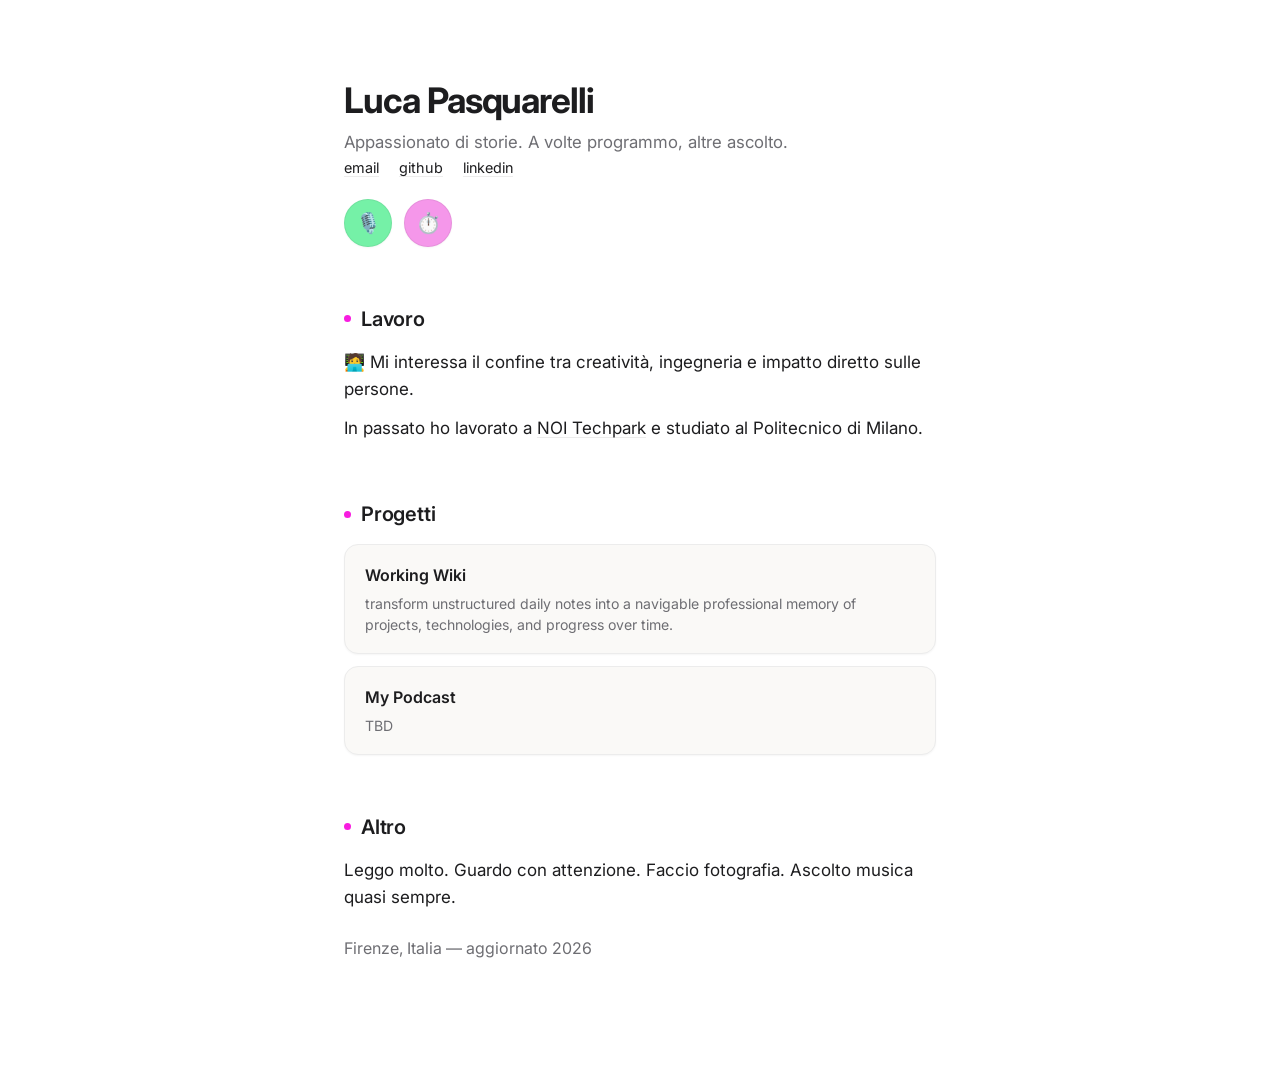
<file: index.html>
<!DOCTYPE html>
<!--
  <!DOCTYPE html> dice al browser che questo è HTML5 (la versione moderna).
  Senza questa riga il browser entra in "quirks mode" e si comporta in modo imprevedibile.
-->

<html lang="it">
<!--
  <html> è l'elemento radice: contiene tutto.
  lang="it" dice ai motori di ricerca e agli screen reader che la lingua è italiano.
-->

<head>
<!--
  <head> contiene informazioni SULLA pagina, non il contenuto visibile.
  Il browser le legge ma non le mostra all'utente.
-->

  <!-- charset dice al browser come decodificare il testo.
       UTF-8 supporta tutti i caratteri: accenti, emoji, caratteri non latini. -->
  <meta charset="UTF-8">

  <!-- viewport controlla come la pagina si ridimensiona su mobile.
       width=device-width = usa la larghezza reale del dispositivo.
       initial-scale=1 = non fare zoom automatico. -->
  <meta name="viewport" content="width=device-width, initial-scale=1.0">

  <!-- il testo che appare nel tab del browser e nei risultati Google -->
  <title>Luca Pasquarelli</title>

  <!-- description: la riga di testo che Google mostra sotto il titolo nei risultati -->
  <meta name="description" content="Software engineer a Firenze. Codice, fotografia, cinema, libri, musica.">

  <!-- Google Fonts: carichiamo EB Garamond dall'esterno.
       rel="preconnect" dice al browser di aprire la connessione con Google
       in anticipo, ancora prima di scaricare il font — più veloce. -->
  <link rel="preconnect" href="https://fonts.googleapis.com">
  <link rel="preconnect" href="https://fonts.gstatic.com" crossorigin>
  <link href="https://fonts.googleapis.com/css2?family=EB+Garamond:ital,wght@0,400;0,500;1,400&display=swap" rel="stylesheet">
  <link href="https://fonts.googleapis.com/css2?family=Newsreader:wght@400;500;600&display=swap"
        rel="stylesheet">
  <link href="https://fonts.googleapis.com/css2?family=Inter:ital,opsz,wght@0,14..32,100..900;1,14..32,100..900&display=swap" rel="stylesheet">
  <!-- il nostro CSS. rel="stylesheet" dice al browser che tipo di file è.
       href è il percorso: css/style.css significa "nella cartella css, il file style.css" -->
  <link rel="stylesheet" href="css/style.css">

</head>

<body>
<!--
  <body> contiene tutto il contenuto visibile della pagina.
  Gli elementi dentro body vengono renderizzati (disegnati) dal browser.
-->

  <!-- HEADER: l'intestazione della pagina.
       <header> è semantico — comunica "questa è la testa della pagina".
       Non è obbligatorio usarlo (potresti usare <div>) ma è buona pratica. -->
  <header>
    <h1>Luca Pasquarelli</h1>
    <p>
      Appassionato di storie. A volte programmo, altre ascolto.
    </p>
  </header>


  <!-- SEZIONE LINK ---
       <nav> = navigation: elemento semantico per i blocchi di navigazione.
       <ul> = unordered list, <li> = list item.
       Usare una lista per i link è corretto semanticamente: sono appunto una lista. -->
  <nav>
    <ul class="link-list">
      <!-- <a href="..."> è il tag per i link.
           target="_blank" apre il link in una nuova scheda.
           rel="noopener" è una misura di sicurezza: impedisce alla pagina aperta
           di accedere alla tua tramite JavaScript. -->   
      <li><a href="mailto:luca.pasquarelli.villa@gmail.com">email</a></li>
      <li><a href="https://github.com/luhodaan" target="_blank" rel="noopener">github</a></li>
      <li><a href="https://www.linkedin.com/in/luca-pasquarelli-061910212/" target="_blank" rel="noopener">linkedin</a></li>
    </ul>
  </nav>

  <section class="button-row">
  <a href="pages/podcast.html" class="btn-podcast">🎙️ </a>
   <a href="pages/dashboard.html" class="tm-machine"> ⏱️ </a>
  </section>


  <section>

    <!-- <h2> = titolo di secondo livello. Gerarchia: h1 → h2 → h3.
         Non saltare livelli (es. da h1 a h3) — i motori di ricerca
         usano questa gerarchia per capire la struttura della pagina. -->
    <h2>Lavoro</h2>
    <p>
      🧑‍💻
      Mi interessa il confine tra creatività, ingegneria e impatto diretto sulle persone.
    </p>
    <p>
      In passato ho lavorato a <a href="https://noi.bz.it/it" target="_blank" rel="noopener">NOI Techpark</a>
      e studiato al Politecnico di Milano.
    </p>
  </section>


  <!-- SEZIONE PROGETTI ---
       Placeholder: aggiungerai i tuoi progetti qui.
       La struttura è pensata per crescere: aggiungi un <li> per ogni progetto. -->
  <section>
    <h2>Progetti</h2>
    <ul class="project-list">

      <!-- ogni progetto: titolo linkato + descrizione breve -->
      <li>
        <a href="https://github.com/luhodaan/working-wiki" class="project-title">Working Wiki</a>
        <p class="project-desc">transform unstructured daily notes into a navigable professional memory of projects, technologies, and progress over time.</p>
      </li>

      <li>
        <a href="pages/podcast.html" class="project-title">My Podcast</a>
        <p class="project-desc">TBD</p>
      </li>

    </ul>
  </section>


  <!-- SEZIONE INTERESSI -->
  <section>
    <h2>Altro</h2>
    <p>
      Leggo molto.
      Guardo con attenzione. Faccio fotografia.
      Ascolto musica quasi sempre.
    </p>
  </section>


  <!-- FOOTER: il piè di pagina.
       <footer> è semantico come <header>.
       <small> indica testo di importanza secondaria — perfetto per note e date. -->
  <footer>
    <small>Firenze, Italia — aggiornato 2026</small>
  </footer>

</body>
</html>
</file>
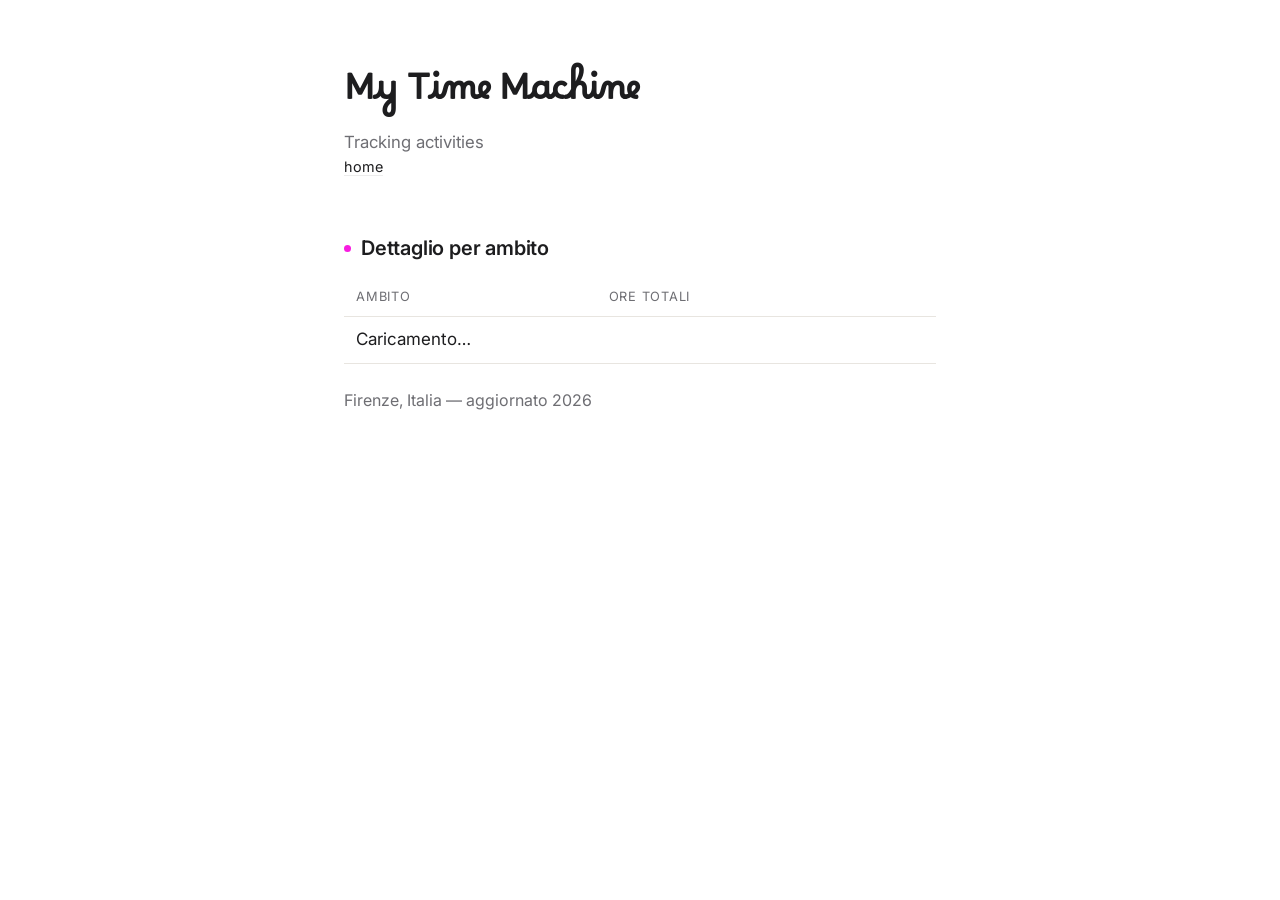
<file: dashboard.html>
<!DOCTYPE html>
<html lang="it">

<head>
  <meta charset="UTF-8">
  <meta name="viewport" content="width=device-width, initial-scale=1.0">

  <title>My Time Machine</title>
  <meta name="description" content="Tracciamento ore per ambito nel tempo.">

  <link rel="preconnect" href="https://fonts.googleapis.com">
  <link rel="preconnect" href="https://fonts.gstatic.com" crossorigin>
  <link href="https://fonts.googleapis.com/css2?family=EB+Garamond:ital,wght@0,400;0,500;1,400&display=swap" rel="stylesheet">
  <link href="https://fonts.googleapis.com/css2?family=Newsreader:wght@400;500;600&display=swap" rel="stylesheet">
  <link href="https://fonts.googleapis.com/css2?family=Borel&display=swap" rel="stylesheet">
  <link href="https://fonts.googleapis.com/css2?family=Inter:ital,opsz,wght@0,14..32,100..900;1,14..32,100..900&display=swap" rel="stylesheet">

  <link rel="stylesheet" href="css/style.css">
  <link rel="stylesheet" href="css/dashboard.css">
</head>

<body>

  <header>
    <h1>My Time Machine</h1>
    <p>Tracking activities</p>
  </header>

  <nav>
    <ul class="link-list">
      <li><a href="index.html">home</a></li>
    </ul>
  </nav>

  <!-- TABELLA: righe inserite dinamicamente da JavaScript -->
  <section>
    <h2>Dettaglio per ambito</h2>
    <table id="summary-table">
      <thead>
        <tr>
          <th>Ambito</th>
          <th>Ore totali</th>
        </tr>
      </thead>
      <tbody id="summary-table-body">
        <tr><td colspan="2">Caricamento…</td></tr>
      </tbody>
    </table>
  </section>

  <footer>
    <small>Firenze, Italia — aggiornato 2026</small>
  </footer>

  <script src="js/dashboard.js"></script>
</body>
</html>
</file>
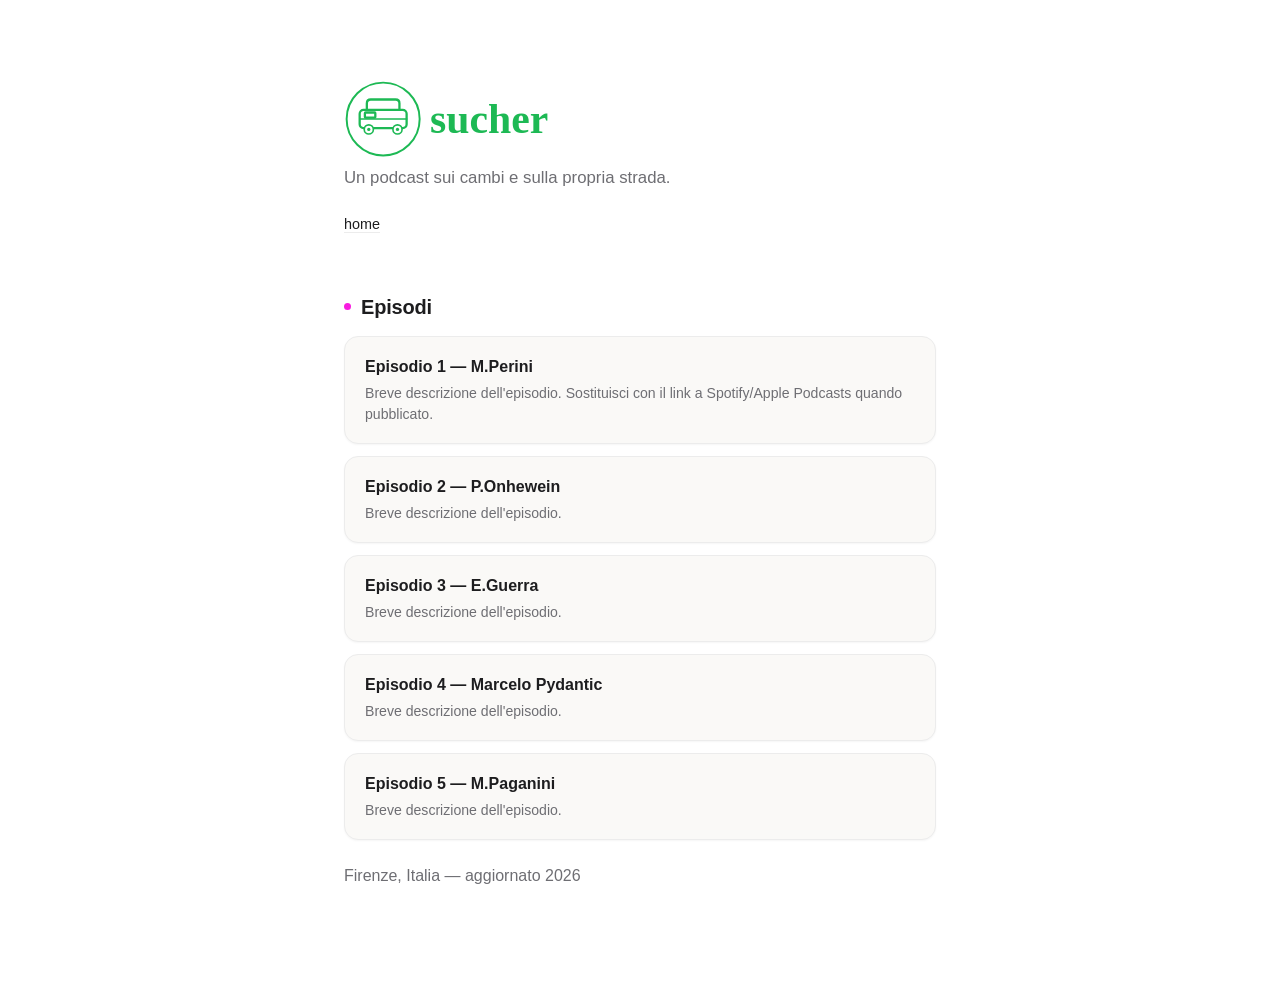
<file: podcast.html>
<!DOCTYPE html>
<html lang="it">

<head>
  <meta charset="UTF-8">
  <meta name="viewport" content="width=device-width, initial-scale=1.0">

  <title>sucher</title>
  <meta name="description" content="sucher, or der suchende or wherever you like to look and find.">

  <link rel="preconnect" href="https://fonts.googleapis.com">
  <link rel="preconnect" href="https://fonts.gstatic.com" crossorigin>
  <link href="https://fonts.googleapis.com/css2?family=EB+Garamond:ital,wght@0,400;0,500;1,400&display=swap" rel="stylesheet">
  <link href="https://fonts.googleapis.com/css2?family=Newsreader:wght@400;500;600&display=swap" rel="stylesheet">

  <link rel="stylesheet" href="css/style.css">
  <link rel="stylesheet" href="css/podcast.css">
</head>

<body>

    <header>
    <img src="img/logo-sucher-v1.svg" alt="sucher — podcast" class="logo-title">
    <p>
        Un podcast sui cambi e sulla propria strada.
    </p>
    </header>

    <nav>
    <ul class="link-list">
        <li><a href="index.html">home</a></li>
    </ul>
    </nav>

  <section>
    <h2>Episodi</h2>
    <ul class="project-list">

      <li>
        <a href="#" class="project-title">Episodio 1 — M.Perini</a>
        <p class="project-desc">Breve descrizione dell'episodio. Sostituisci con il link a Spotify/Apple Podcasts quando pubblicato.</p>
      </li>

      <li>
        <a href="#" class="project-title">Episodio 2 — P.Onhewein</a>
        <p class="project-desc">Breve descrizione dell'episodio.</p>
      </li>

      <li>
        <a href="#" class="project-title">Episodio 3 — E.Guerra</a>
        <p class="project-desc">Breve descrizione dell'episodio.</p>
      </li>

      <li>
        <a href="#" class="project-title">Episodio 4 — Marcelo Pydantic</a>
        <p class="project-desc">Breve descrizione dell'episodio.</p>
      </li>

      <li>
        <a href="#" class="project-title">Episodio 5 — M.Paganini</a>
        <p class="project-desc">Breve descrizione dell'episodio.</p>
      </li>

    </ul>
  </section>

  <footer>
    <small>Firenze, Italia — aggiornato 2026</small>
  </footer>

</body>
</html>
</file>
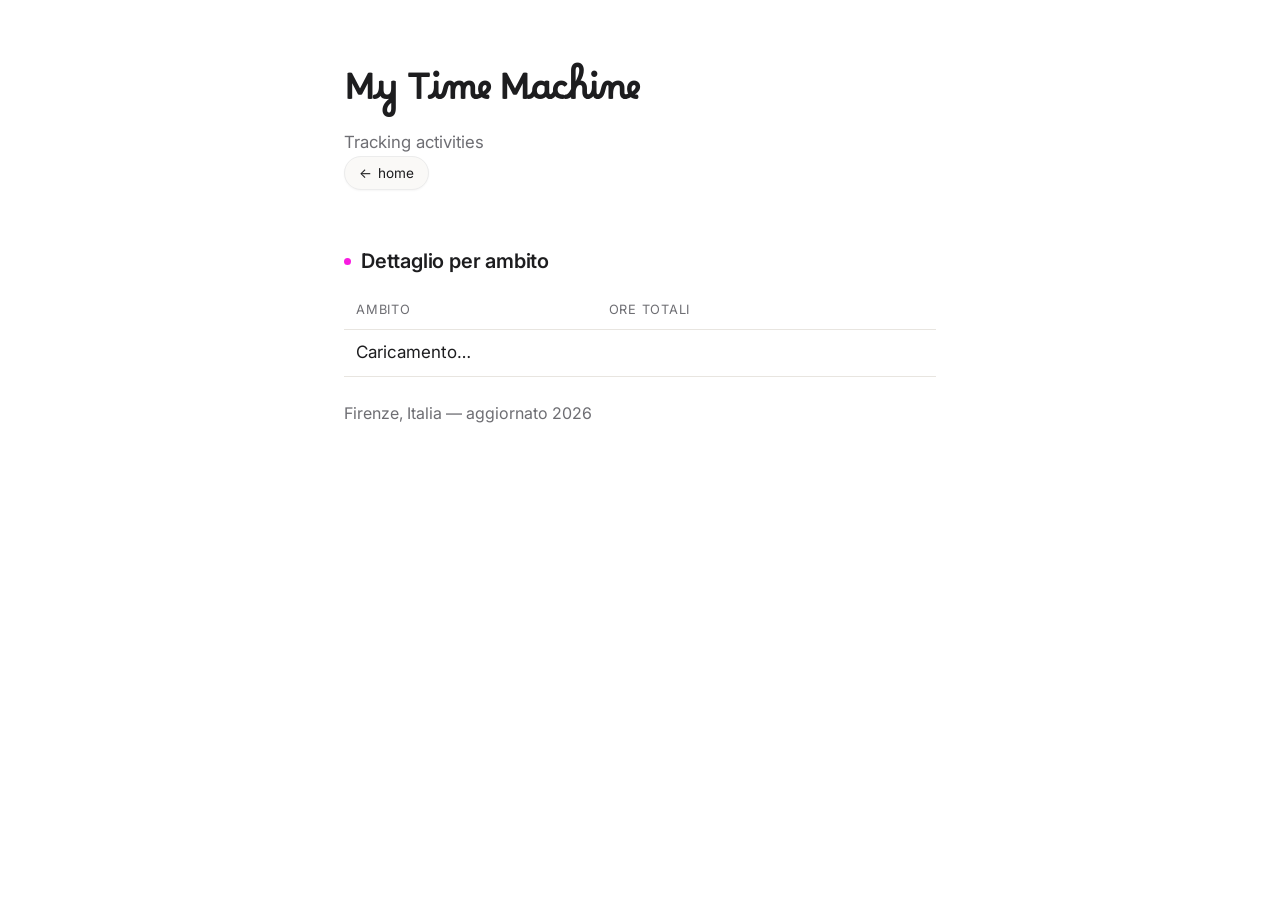
<file: pages/dashboard.html>
<!DOCTYPE html>
<html lang="it">

<head>
  <meta charset="UTF-8">
  <meta name="viewport" content="width=device-width, initial-scale=1.0">

  <title>My Time Machine</title>
  <meta name="description" content="Tracciamento ore per ambito nel tempo.">

  <link rel="preconnect" href="https://fonts.googleapis.com">
  <link rel="preconnect" href="https://fonts.gstatic.com" crossorigin>
  <link href="https://fonts.googleapis.com/css2?family=EB+Garamond:ital,wght@0,400;0,500;1,400&display=swap" rel="stylesheet">
  <link href="https://fonts.googleapis.com/css2?family=Newsreader:wght@400;500;600&display=swap" rel="stylesheet">
  <link href="https://fonts.googleapis.com/css2?family=Borel&display=swap" rel="stylesheet">
  <link href="https://fonts.googleapis.com/css2?family=Inter:ital,opsz,wght@0,14..32,100..900;1,14..32,100..900&display=swap" rel="stylesheet">

  <link rel="stylesheet" href="../css/style.css">
  <link rel="stylesheet" href="../css/dashboard.css">
</head>

<body>

  <header>
    <h1>My Time Machine</h1>
    <p>Tracking activities</p>
  </header>

  <nav>
    <ul class="link-list">
      <li><a href="../index.html" class="back-link">home</a></li>
    </ul>
  </nav>

  <!-- TABELLA: righe inserite dinamicamente da JavaScript -->
  <section>
    <h2>Dettaglio per ambito</h2>
    <table id="summary-table">
      <thead>
        <tr>
          <th>Ambito</th>
          <th>Ore totali</th>
        </tr>
      </thead>
      <tbody id="summary-table-body">
        <tr><td colspan="2">Caricamento…</td></tr>
      </tbody>
    </table>
  </section>

  <footer>
    <small>Firenze, Italia — aggiornato 2026</small>
  </footer>

  <script src="../js/dashboard.js"></script>
</body>
</html>
</file>
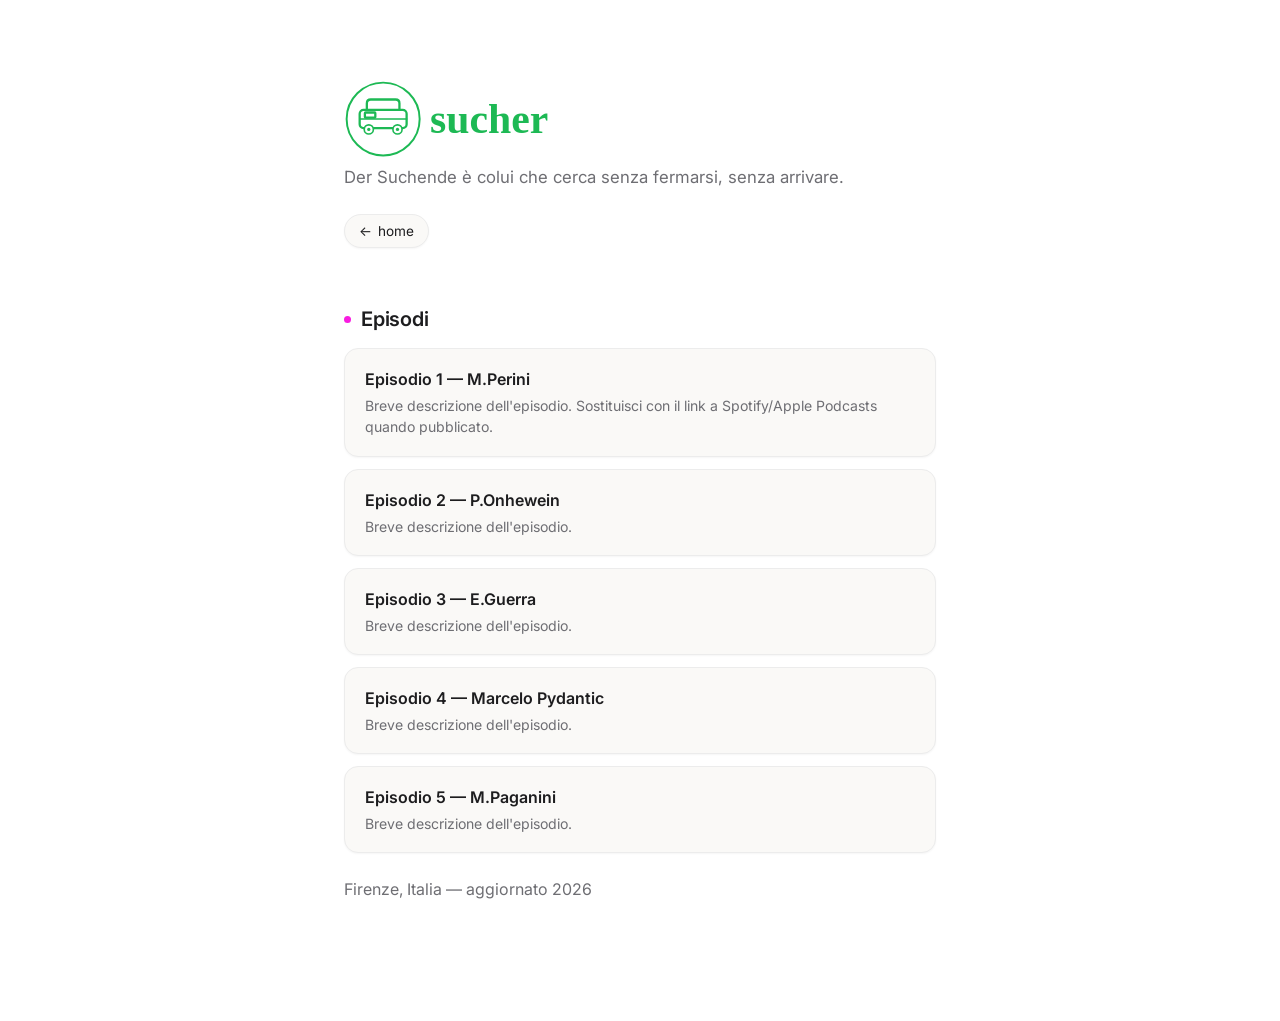
<file: pages/podcast.html>
<!DOCTYPE html>
<html lang="it">

<head>
  <meta charset="UTF-8">
  <meta name="viewport" content="width=device-width, initial-scale=1.0">

  <title>sucher</title>
  <meta name="description" content="sucher, or der suchende or wherever you like to look and find.">

  <link rel="preconnect" href="https://fonts.googleapis.com">
  <link rel="preconnect" href="https://fonts.gstatic.com" crossorigin>
  <link href="https://fonts.googleapis.com/css2?family=EB+Garamond:ital,wght@0,400;0,500;1,400&display=swap" rel="stylesheet">
  <link href="https://fonts.googleapis.com/css2?family=Newsreader:wght@400;500;600&display=swap" rel="stylesheet">
  <link href="https://fonts.googleapis.com/css2?family=Inter:ital,opsz,wght@0,14..32,100..900;1,14..32,100..900&display=swap" rel="stylesheet">

  <link rel="stylesheet" href="../css/style.css">
  <link rel="stylesheet" href="../css/podcast.css">
</head>

<body>

    <header>
    <img src="../img/logo-sucher-v1.svg" alt="sucher — podcast" class="logo-title">
    <p>
        Der Suchende è colui che cerca senza fermarsi, senza arrivare.
    </p>

    </header>

    <nav>
    <ul class="link-list">
        <li><a href="../index.html" class="back-link">home</a></li>
    </ul>
    </nav>

  <section>
    <h2>Episodi</h2>
    <ul class="project-list">

      <li>
        <a href="#" class="project-title">Episodio 1 — M.Perini</a>
        <p class="project-desc">Breve descrizione dell'episodio. Sostituisci con il link a Spotify/Apple Podcasts quando pubblicato.</p>
      </li>

      <li>
        <a href="#" class="project-title">Episodio 2 — P.Onhewein</a>
        <p class="project-desc">Breve descrizione dell'episodio.</p>
      </li>

      <li>
        <a href="#" class="project-title">Episodio 3 — E.Guerra</a>
        <p class="project-desc">Breve descrizione dell'episodio.</p>
      </li>

      <li>
        <a href="#" class="project-title">Episodio 4 — Marcelo Pydantic</a>
        <p class="project-desc">Breve descrizione dell'episodio.</p>
      </li>

      <li>
        <a href="#" class="project-title">Episodio 5 — M.Paganini</a>
        <p class="project-desc">Breve descrizione dell'episodio.</p>
      </li>

    </ul>
  </section>

  <footer>
    <small>Firenze, Italia — aggiornato 2026</small>
  </footer>

</body>
</html>
</file>
<file: css/style.css>
/* ============================================
   style.css — lucapasquarelli.com
   ============================================

   Questo file contiene tutto lo stile della pagina.
   È separato dall'HTML per due motivi:
   1. puoi modificare l'aspetto senza toccare il contenuto
   2. il browser lo mette in cache — caricamento più veloce
*/


/* --- RESET ---
   I browser applicano stili di default (margini, padding, dimensioni font)
   che variano tra Chrome, Firefox, Safari.
   Questo blocco li azzera così partiamo da una base uniforme.
*/
*, *::before, *::after {
  box-sizing: border-box; /* include padding e border nella larghezza totale */
  margin: 0;
  padding: 0;
}


/* --- VARIABILI CSS ---
   :root è l'elemento radice della pagina (come <html>).
   Le variabili definite qui sono disponibili ovunque nel file.
   Se vuoi cambiare il colore del testo, cambi --color-text e si aggiorna tutto.
   var(--nome) è come usarle.
*/
:root {
  /* --- COLORI ---
     Base neutra e pulita (stile moderno) + un colore accento vivace
     da usare con parsimonia su link/hover e, più avanti, sui bottoni. */
  --color-bg:      #ffffff;   /* sfondo: bianco pieno, più "app" che "carta" */
  --color-surface: #faf9f7;   /* superfici leggermente staccate (card, widget) */
  --color-text:    #1d1d1f;   /* testo principale: quasi nero, tono caldo */
  --color-muted:   #6e6e73;   /* testo secondario: grigio medio */
  --color-border:  #ececec;   /* linee e bordi molto leggeri */
  --color-link:    #1d1d1f;   /* link: colore del testo, l'accento arriva in hover */
  --color-hover:   rgb(248, 28, 224);   /* accento: indaco/violaceo moderno */
  --color-accent:  rgb(248, 28, 224);   /* stesso accento, riusabile su bottoni/dettagli */

  /* --- TIPOGRAFIA ---
     Passiamo da un serif editoriale a un sans-serif moderno.
     Inter è già caricato nelle pagine; la lista di fallback usa i font
     di sistema così, se Inter non è pronto, il testo resta comunque pulito. */
  --font-body:     'Inter', -apple-system, BlinkMacSystemFont, 'Segoe UI', system-ui, sans-serif;
  --font-heading:  'Inter', -apple-system, BlinkMacSystemFont, 'Segoe UI', system-ui, sans-serif;
  --font-size:     17px;
  --line-height:   1.6;       /* interlinea più ariosa, come nei siti moderni */

  /* --- FORME ---
     Scala di arrotondamenti riutilizzabile: dal piccolo al "pillola". */
  --radius-sm:     8px;
  --radius-md:     14px;
  --radius-lg:     20px;
  --radius-pill:   999px;

  /* --- OMBRE ---
     Ombre morbide e diffuse, non nette: danno profondità senza pesare. */
  --shadow-sm:     0 1px 2px rgba(0, 0, 0, 0.04);
  --shadow-md:     0 6px 20px rgba(0, 0, 0, 0.06);

  --max-width:     640px;     /* un filo più largo, respira meglio col sans */
  --padding-x:     24px;      /* margine laterale su mobile */
}


/* --- BODY ---
   body è il contenitore di tutto il contenuto visibile.
   Qui impostiamo font, colori e dimensioni globali.
*/
body {
  background-color: var(--color-bg);
  color: var(--color-text);
  font-family: var(--font-body);
  font-size: var(--font-size);
  line-height: var(--line-height);

  /* rende il sans-serif più nitido e uniforme su Mac/WebKit */
  -webkit-font-smoothing: antialiased;
  -moz-osx-font-smoothing: grayscale;

  /* centra il contenuto orizzontalmente */
  max-width: var(--max-width);
  margin: 0 auto;
  padding: 80px var(--padding-x) 120px;
}


/* --- TIPOGRAFIA ---
   h1, h2, p, small sono elementi HTML semantici.
   "Semantico" significa che descrivono cosa sono i contenuti,
   non come appaiono. h1 = titolo principale, p = paragrafo, ecc.
*/
h1 {
  font-size: 1.1rem;       /* rem = relativo alla dimensione base del body */
  font-weight: 400;        /* normale, non bold — scelta stilistica */
  margin-bottom: 32px;
}

header h1 {
    font-family: var(--font-heading);
    font-size: 2.2rem;
    font-weight: 700;
    line-height: 1.15;
    letter-spacing: -0.03em;   /* titoli più compatti, come nei siti moderni */
    margin-bottom: 10px;
}

/* Sottotitolo sotto il titolo dell'header: più grande e in grigio,
   come le "tagline" introduttive dei siti moderni. */
header p {
  font-size: 1.05rem;
  color: var(--color-muted);
  line-height: 1.5;
  margin-bottom: 0;
}

h2 {
  display: flex;
  align-items: center;
  gap: 10px;
  font-size: 1.25rem;
  font-weight: 600;
  color: var(--color-text);       /* non più grigio muted: titoli veri, ben leggibili */
  letter-spacing: -0.01em;        /* niente più maiuscoletto spaziato */
  margin-bottom: 14px;
  margin-top: 56px;
}

/* Pallino accento indaco davanti a ogni titolo di sezione: dettaglio
   discreto ma riconoscibile, nello spirito degli accenti di Tally. */
h2::before {
  content: "";
  flex: none;
  width: 7px;
  height: 7px;
  border-radius: 50%;
  background-color: var(--color-accent);
}

p {
  margin-bottom: 12px;            /* più respiro tra i paragrafi */
  color: var(--color-text);
}

small {
  font-size: 1rem;
  color: var(--color-muted);
}


/* --- LINK ---
   a è l'elemento per i collegamenti ipertestuali.
   text-decoration: none rimuove la sottolineatura di default.
   transition rende il cambio di colore fluido (0.15s) invece che istantaneo.
*/
a {
  color: var(--color-link);
  text-decoration: underline;
  text-underline-offset: 3px;   /* spazio tra testo e sottolineatura */
  text-decoration-color: var(--color-border);  /* sottolineatura leggera di default */
  transition: color 0.15s, text-decoration-color 0.15s;
}

a:hover {
  color: var(--color-hover);
  text-decoration-color: var(--color-hover);   /* l'accento compare al passaggio del mouse */
}

/* Selezione del testo con una velatura d'indaco, invece del blu di sistema. */
::selection {
  background-color: rgba(91, 91, 255, 0.18);
  color: var(--color-text);
}

/* Focus da tastiera: contorno indaco ben visibile su tutti gli elementi
   interattivi. Migliora l'accessibilità e resta in tema col brand. */
a:focus-visible,
.btn-podcast:focus-visible,
.tm-machine:focus-visible,
.back-link:focus-visible,
.project-title:focus-visible {
  outline: 2px solid var(--color-accent);
  outline-offset: 3px;
  border-radius: 6px;
}


/* --- SEZIONI ---
   section è un elemento HTML5 semantico che raggruppa contenuti correlati.
   Qui non fa molto visivamente — serve per organizzare il codice
   e aiuta i motori di ricerca a capire la struttura della pagina.
*/
section {
  margin-bottom: 24px;
}


/* --- LISTA LINK ---
   ul = unordered list (lista non ordinata, senza numeri)
   li = list item (elemento della lista)
   list-style: none rimuove i pallini di default.
*/
.link-list {
  list-style: none;
  display: flex;         /* flex mette gli elementi in fila orizzontale */
  flex-wrap: wrap;       /* va a capo se non ci sta tutto su una riga */
  gap: 2px 20px;        /* spazio verticale 4px, orizzontale 20px */
}

.link-list li {
  font-size: 0.9rem;
}

/* --- CHIP "TORNA ALLA HOME" ---
   Il link "home" nelle sottopagine: da link nudo a piccola pillola
   con freccia, bordo tenue, ombra leggera e micro-lift in hover. */
.back-link {
  display: inline-flex;
  align-items: center;
  gap: 6px;
  padding: 6px 14px;
  border-radius: var(--radius-pill);
  border: 1px solid var(--color-border);
  background-color: var(--color-surface);
  color: var(--color-text);
  text-decoration: none;
  font-size: 0.85rem;
  box-shadow: var(--shadow-sm);
  transition: transform 0.15s ease, box-shadow 0.15s ease, border-color 0.15s ease;
}

.back-link::before {
  content: "\2190";   /* freccia ← inserita via CSS, così l'HTML resta pulito */
}

.back-link:hover {
  transform: translateY(-1px);
  box-shadow: var(--shadow-md);
  border-color: var(--color-accent);   /* bordo indaco in hover */
  color: var(--color-accent);          /* anche testo e freccia diventano indaco */
}


/* --- LISTA PROGETTI (a schede) ---
   Ogni progetto è una "card": bordo morbido, angoli arrotondati,
   ombra leggera e un piccolo lift al passaggio del mouse. */
.project-list {
  list-style: none;
  display: flex;
  flex-direction: column;
  gap: 12px;              /* spazio uniforme tra le schede */
}

.project-list li {
  padding: 18px 20px;
  background-color: var(--color-surface);
  border: 1px solid var(--color-border);
  border-radius: var(--radius-md);
  box-shadow: var(--shadow-sm);
  transition: transform 0.15s ease, box-shadow 0.15s ease, border-color 0.15s ease;
}

.project-list li:hover {
  transform: translateY(-2px);      /* la scheda si solleva leggermente */
  box-shadow: var(--shadow-md);     /* e l'ombra si allarga */
  border-color: #dcdce8;            /* bordo con un tocco di accento */
}

.project-title {
  font-size: 1rem;
  font-weight: 600;
  display: block;
  margin-bottom: 4px;
  text-decoration: none;            /* niente sottolineatura: è un titolo, non un link inline */
  color: var(--color-text);
  transition: color 0.15s ease;
}

.project-title:hover {
  color: var(--color-accent);       /* l'accento compare solo sul titolo in hover */
}

.project-desc {
  font-size: 0.88rem;
  color: var(--color-muted);
  margin: 0;
  line-height: 1.5;
}


/* --- RESPONSIVE ---
   @media è una "regola condizionale": il CSS dentro si applica
   solo quando la schermata è larga meno di 600px (cioè mobile).
   Su mobile riduciamo il padding e la dimensione del testo.
*/
@media (max-width: 600px) {
  body {
    padding: 48px var(--padding-x) 80px;
    font-size: 17px;
  }

  h2 {
    margin-top: 44px;
  }
}

/* --- BOTTONI ICONA (podcast / time machine) ---
   Solo un'emoji dentro: li rendiamo pulsanti circolari, con bordo
   tenue, ombra morbida e un piccolo "lift" al passaggio del mouse. */
.btn-podcast,
.tm-machine {
  display: inline-flex;
  align-items: center;
  justify-content: center;
  width: 48px;
  height: 48px;
  border-radius: var(--radius-pill);
  border: 1px solid rgba(0, 0, 0, 0.06);   /* bordo appena accennato, non più nero netto */
  color: var(--color-text);
  text-decoration: none;
  font-size: 1.25rem;
  line-height: 1;
  box-shadow: var(--shadow-sm);
  transition: transform 0.15s ease, box-shadow 0.15s ease, background-color 0.15s ease;
}

/* Effetto comune in hover: si solleva di 2px e l'ombra si allarga. */
.btn-podcast:hover,
.tm-machine:hover {
  transform: translateY(-2px);
  box-shadow: var(--shadow-md);
  color: var(--color-text);   /* evita che l'accento dei link generici tinga l'icona */
}

.btn-podcast {
  background-color: #75f1a7;   /* verde tenue e moderno */
}

.btn-podcast:hover {
  background-color: #36f388;
}

.tm-machine {
  background-color: rgb(245, 151, 234);   /* azzurro tenue */
}

.tm-machine:hover {
  background-color: rgb(250, 96, 232);
}

.button-row {
  display: flex;
  align-items: center;   /* icone allineate verticalmente */
  gap: 12px;             /* spazio tra i due pulsanti */
  margin-top: 20px;
}
</file>
<file: css/dashboard.css>
/* ============================================
   dashboard.css — pagina dashboard ore
   ============================================
   Caricato dopo style.css: eredita reset, font, colori,
   e qui aggiungiamo solo ciò che è specifico di questa pagina.
*/

body {
  background-color: var(--color-bg-dashboard);
  color: var(--color-text);
  font-family: "Inter", sans-serif;
  line-height: 1.5;
}

header h1 {
  font-family: "Borel", sans-serif;
}

#summary-table {
  width: 100%;
  border-collapse: collapse; /* le celle condividono un unico bordo, invece di uno doppio per cella */
  margin-top: 8px;
}

#summary-table th,
#summary-table td {
  text-align: left;
  padding: 10px 12px;         /* qui torna lo spazio interno che il reset aveva azzerato */
  border-bottom: 1px solid #e8e5e0;  /* stessa linea sottile che già usi in .project-list */
}

#summary-table th {
  font-size: 0.8rem;
  font-weight: 400;
  color: var(--color-muted);
  text-transform: uppercase;
  letter-spacing: 0.06em;
}


/* --- WIDGET FOGLIO (iframe Google Sheets) ---
   Contenitore che rende l'embed più piccolo, arrotondato e "a scheda":
   - overflow: hidden ritaglia gli angoli dell'iframe seguendo il border-radius
   - il border-radius genero e l'ombra morbida danno l'aspetto "widget"
*/
.sheet-widget {
  max-width: 400px;                 /* più stretto e compatto */
  margin: 12px auto 0;              /* centrato orizzontalmente */
  border: 1px solid var(--color-border);   /* bordo coerente coi token */
  border-radius: var(--radius-lg);          /* angoli tondi dalla scala condivisa */
  overflow: hidden;                 /* ritaglia l'iframe agli angoli */
  background-color: #e3fadf;
  box-shadow: var(--shadow-md);     /* ombra morbida dai token */
}

.sheet-widget iframe {
  display: block;   /* rimuove lo spazietto sotto tipico degli inline */
  width: 100%;
  /*height: 360px;    /* più basso dei 600px originali */
  border: 0;        /* via il bordo di default dell'iframe */
}
</file>
<file: css/podcast.css>
/* ============================================
   podcast.css — pagina "xtml"
   ============================================

   Questo file NON sostituisce style.css: lo si carica DOPO
   nell'<head>, quindi le sue regole hanno la precedenza
   solo dove ridefiniscono le stesse variabili/proprietà.
   Tutto il resto (font, spaziature, link-list, project-list...)
   arriva già da style.css.
*/

/* :root {
  /* --color-bg passa dal bianco caldo (#faf9f7) a un verde
     molto chiaro, una via di mezzo tra quel bianco e il verde
     Spotify (#1DB954). Qui restiamo lontani dalla saturazione
     piena di Spotify per mantenere il tono minimal del sito. */
  /* --color-bg: #eef4ee;
} */ 

header h1 {
  color: #7dda9e;
  -webkit-text-stroke: 1.5px #085b1b;
}

body {
  background-color: var(--color-bg);
  color: var(--color-text);
  font-family: "Inter", sans-serif;
  font-size: 15px;
  line-height: 1.5;
}

nav {
  margin-top: 24px;
}

.logo-title {
  width: 300px;
  height: auto;
}
</file>
